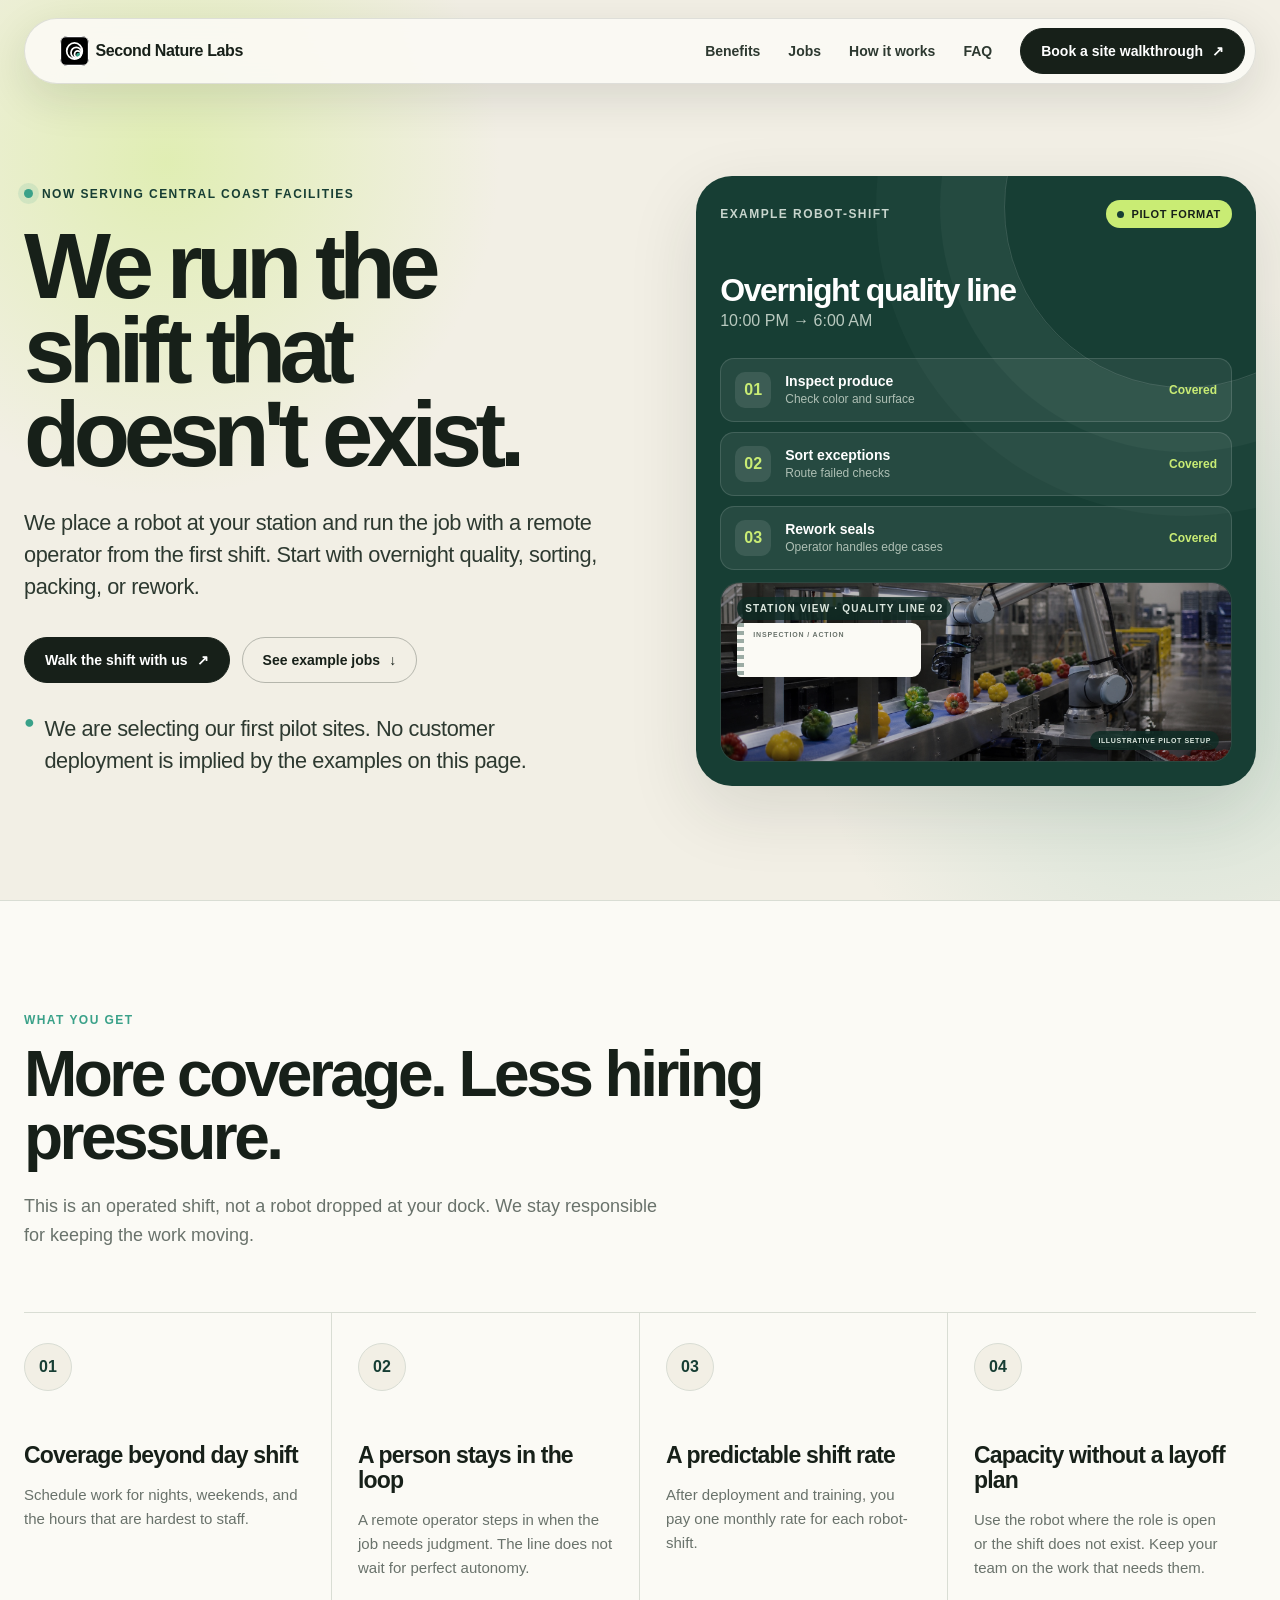
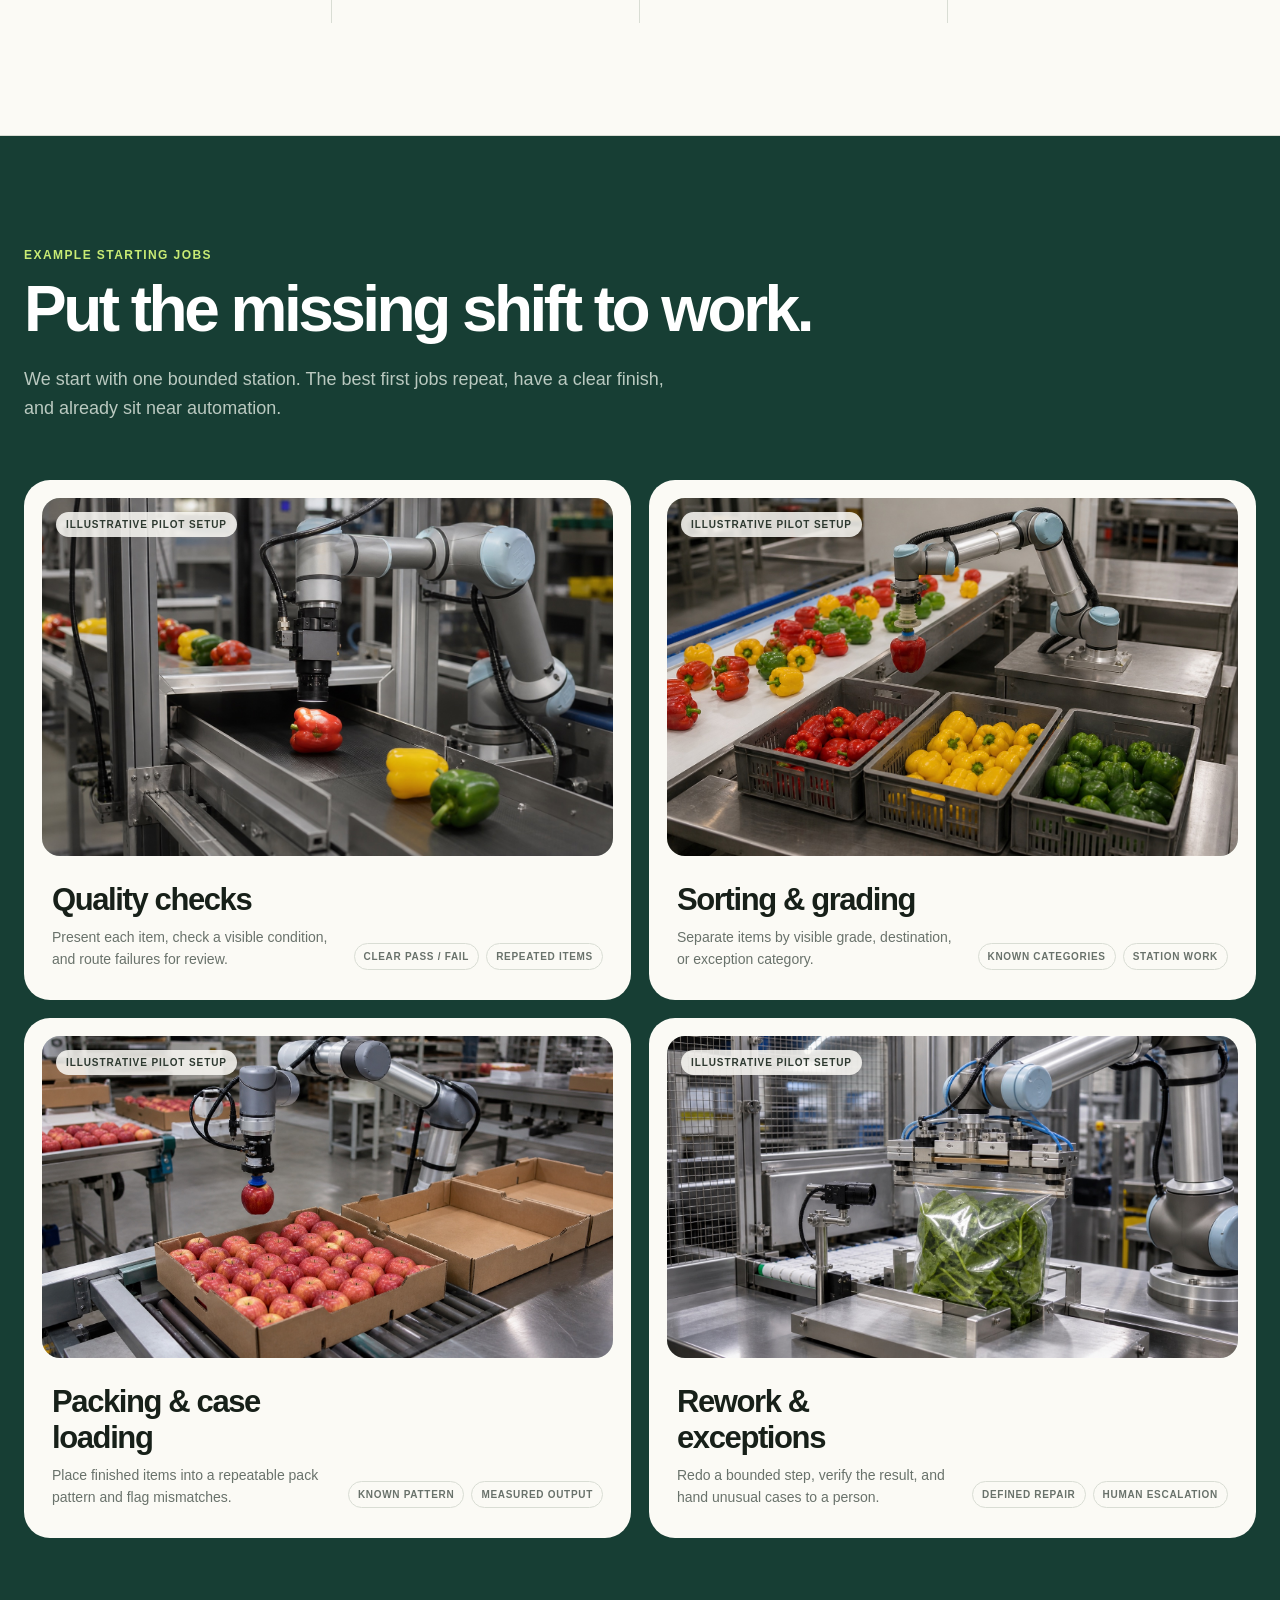
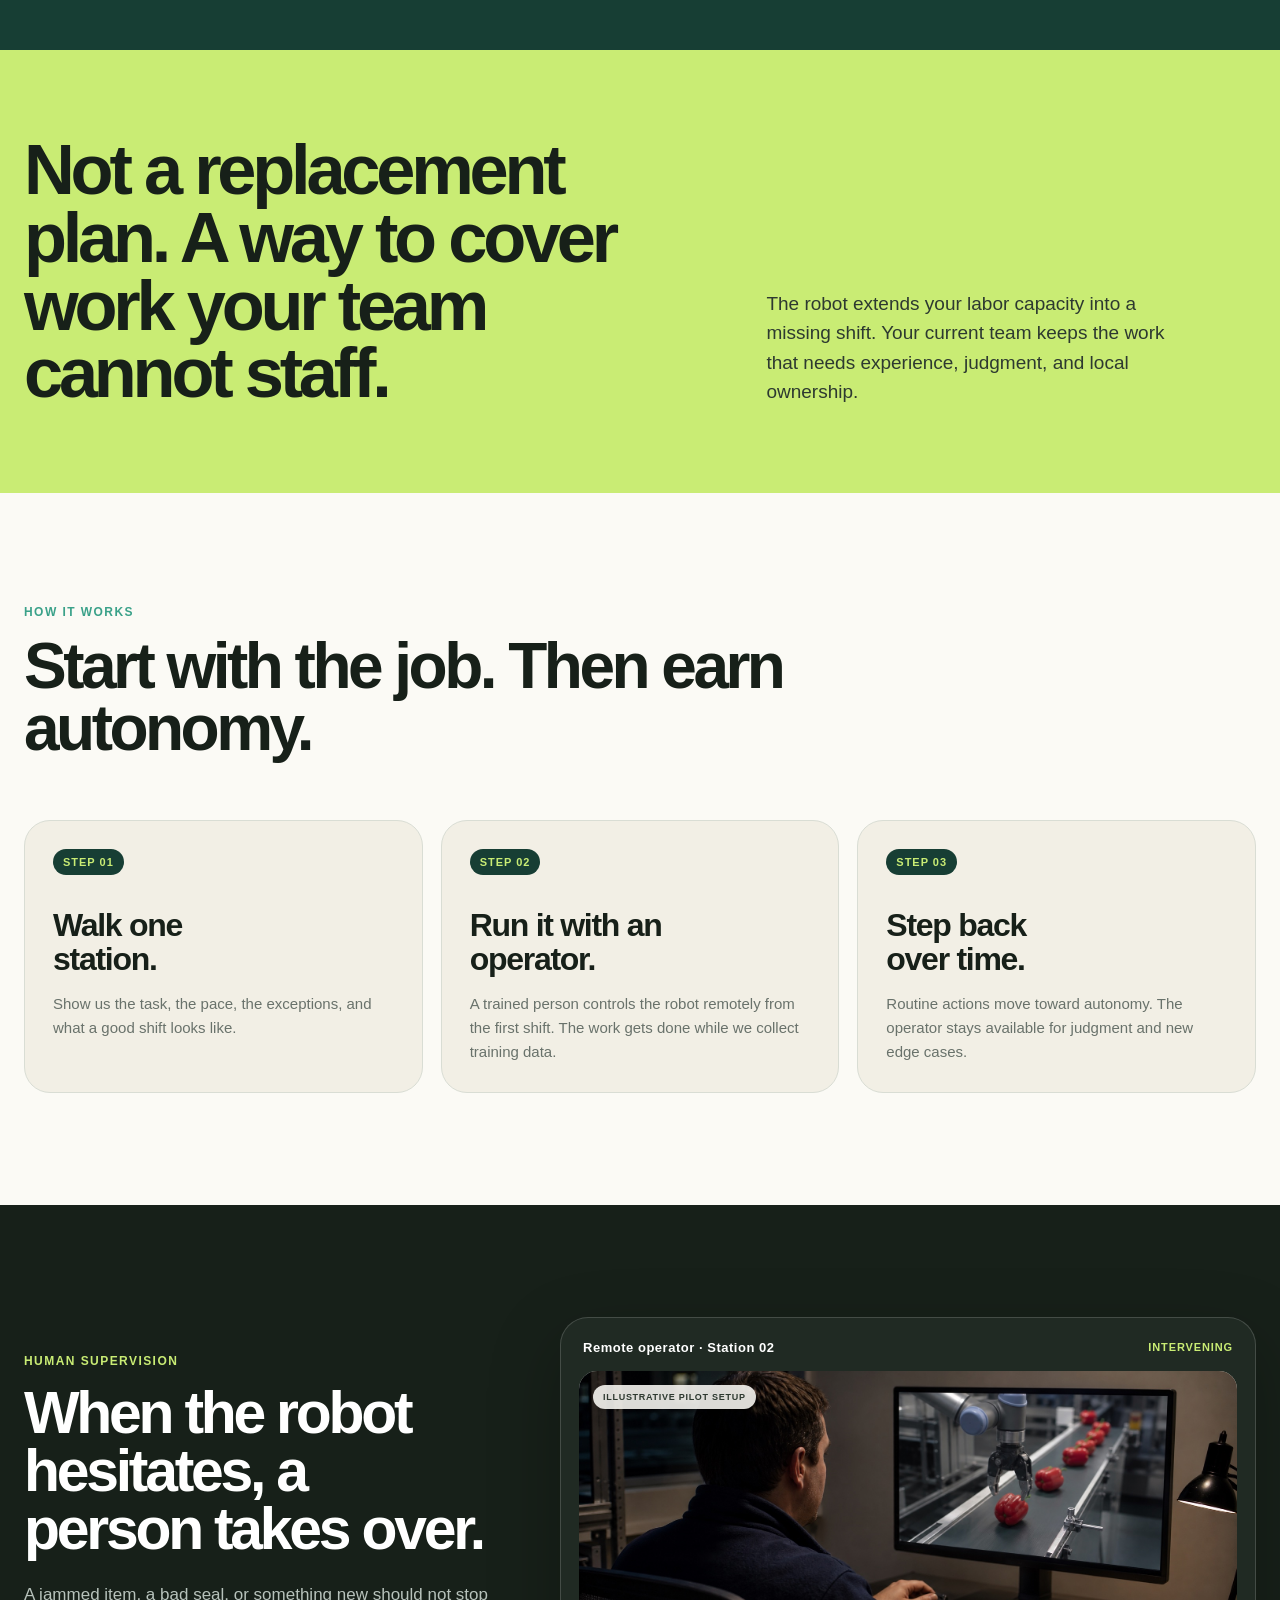
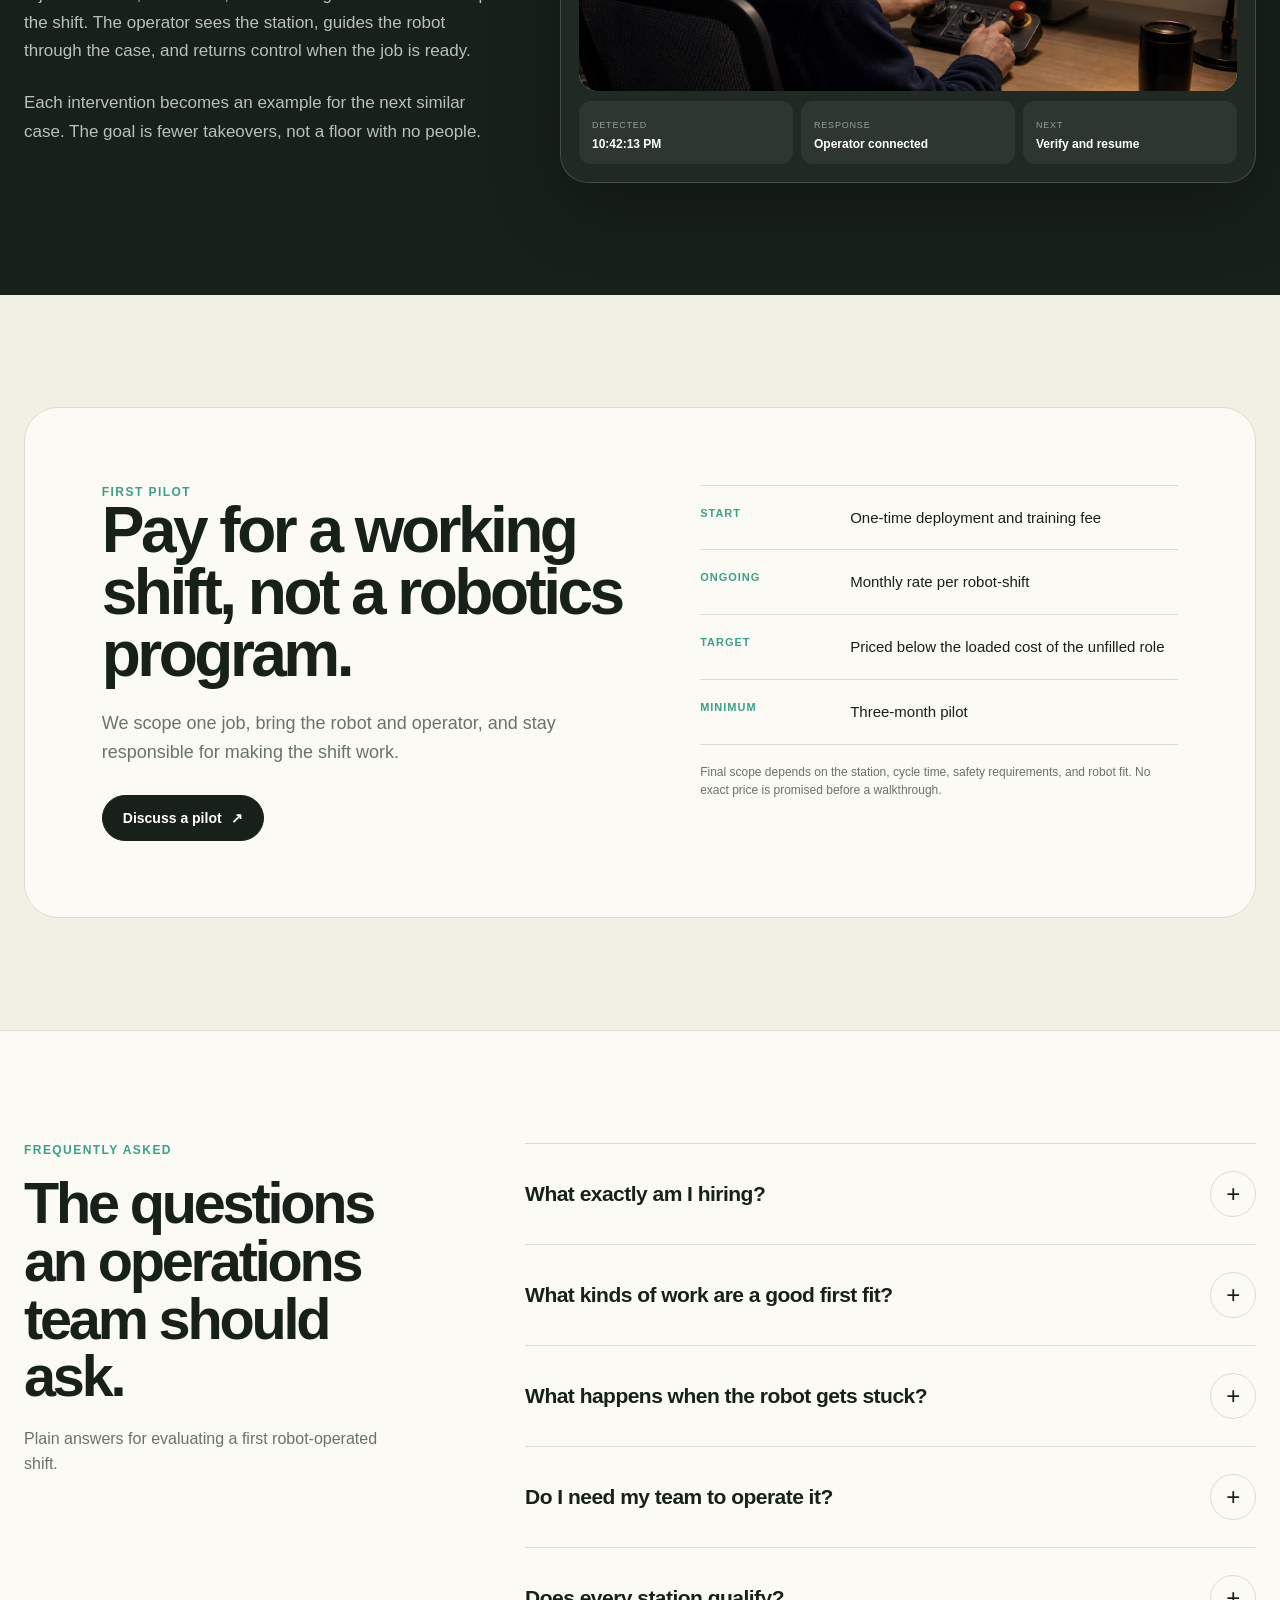
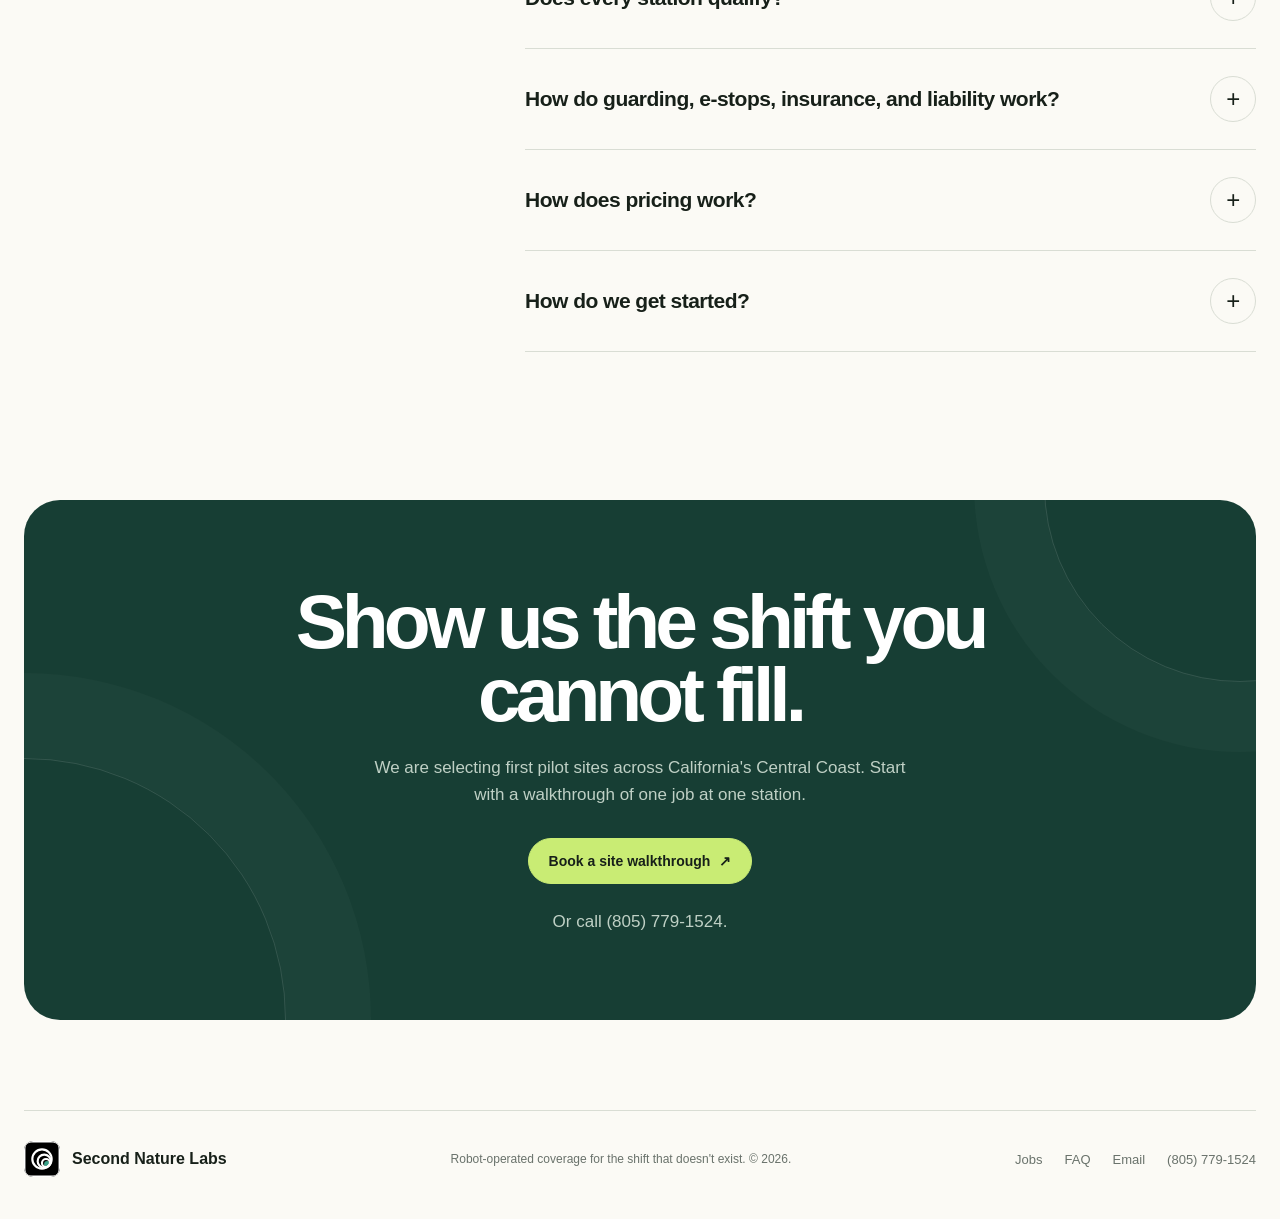
<file: index.html>
<!doctype html>
<html lang="en">
<head>
  <meta charset="utf-8">
  <meta name="viewport" content="width=device-width, initial-scale=1">
  <title>Second Nature Labs — Robot-operated shifts for hard-to-staff jobs</title>
  <meta name="description" content="Second Nature Labs provides robot-operated shift coverage for hard-to-staff quality, sorting, packing, and rework jobs, with a remote person in the loop.">
  <meta name="robots" content="index, follow, max-snippet:-1, max-image-preview:large, max-video-preview:-1">
  <link rel="canonical" href="https://snlabs.dev/">
  <meta property="og:type" content="website">
  <meta property="og:url" content="https://snlabs.dev/">
  <meta property="og:site_name" content="Second Nature Labs">
  <meta property="og:title" content="Second Nature Labs — Robot-operated shifts for hard-to-staff jobs">
  <meta property="og:description" content="Robot-operated shift coverage for hard-to-staff quality, sorting, packing, and rework jobs, with a remote person in the loop.">
  <meta property="og:image" content="https://snlabs.dev/og-image.png">
  <meta property="og:image:width" content="1200">
  <meta property="og:image:height" content="630">
  <meta property="og:image:alt" content="Second Nature Labs — We run the shift that doesn't exist.">
  <meta name="twitter:card" content="summary_large_image">
  <meta name="twitter:title" content="Second Nature Labs — Robot-operated shifts for hard-to-staff jobs">
  <meta name="twitter:description" content="Robot-operated shift coverage for hard-to-staff quality, sorting, packing, and rework jobs, with a remote person in the loop.">
  <meta name="twitter:image" content="https://snlabs.dev/og-image.png">
  <link rel="icon" type="image/svg+xml" href="logo-300.svg">
  <script type="application/ld+json">
  {
    "@context": "https://schema.org",
    "@graph": [
      {
        "@type": "Organization",
        "@id": "https://snlabs.dev/#organization",
        "name": "Second Nature Labs",
        "url": "https://snlabs.dev/",
        "logo": "https://snlabs.dev/logo-300.svg",
        "description": "Second Nature Labs provides robot-operated shift coverage for hard-to-staff quality, sorting, packing, and rework jobs, with a remote person in the loop.",
        "email": "founders@snlabs.dev",
        "telephone": "+1-805-779-1524"
      },
      {
        "@type": "WebSite",
        "@id": "https://snlabs.dev/#website",
        "url": "https://snlabs.dev/",
        "name": "Second Nature Labs",
        "description": "Robot-operated shifts for hard-to-staff facility jobs.",
        "publisher": { "@id": "https://snlabs.dev/#organization" },
        "inLanguage": "en-US"
      }
    ]
  }
  </script>
  <style>
    :root {
      --ink: #172019;
      --ink-2: #2d3930;
      --muted: #69726b;
      --line: #d9ddd4;
      --cream: #f2efe5;
      --paper: #fbfaf5;
      --green: #173e34;
      --teal: #3aa189;
      --lime: #c9ec74;
      --orange: #ff8d65;
      --blue: #7da7f2;
      --yellow: #f2c75c;
      --radius: 26px;
      --shadow: 0 24px 70px rgba(31, 45, 35, 0.12);
      --max: 1240px;
    }

    * { box-sizing: border-box; }
    html { scroll-behavior: smooth; }
    body {
      margin: 0;
      background: var(--cream);
      color: var(--ink);
      font-family: Inter, ui-sans-serif, -apple-system, BlinkMacSystemFont, "Segoe UI", sans-serif;
      -webkit-font-smoothing: antialiased;
    }
    body.menu-open { overflow: hidden; }
    a { color: inherit; text-decoration: none; }
    button, summary { font: inherit; }
    img { display: block; max-width: 100%; }
    .wrap { width: min(var(--max), calc(100% - 48px)); margin: 0 auto; }
    .skip-link {
      position: fixed;
      z-index: 100;
      left: 18px;
      top: 12px;
      transform: translateY(-150%);
      background: var(--ink);
      color: white;
      padding: 10px 14px;
      border-radius: 999px;
    }
    .skip-link:focus { transform: translateY(0); }

    .site-header {
      position: fixed;
      z-index: 40;
      top: 18px;
      left: 0;
      right: 0;
      pointer-events: none;
    }
    .nav {
      pointer-events: auto;
      min-height: 64px;
      display: flex;
      align-items: center;
      gap: 28px;
      padding: 9px 10px 9px 12px;
      background: rgba(251, 250, 245, 0.92);
      border: 1px solid rgba(23, 32, 25, 0.12);
      border-radius: 999px;
      box-shadow: 0 14px 45px rgba(23, 32, 25, 0.12);
      backdrop-filter: blur(18px);
    }
    .brand {
      display: inline-flex;
      align-items: center;
      gap: 11px;
      margin-left: 18px;
      min-width: max-content;
      font-weight: 760;
      letter-spacing: -0.025em;
    }
    .brand img { width: 29.4px; height: 29.4px; border-radius: 7.7px; transform: translateX(5px); }
    .nav-links { display: flex; align-items: center; gap: 28px; margin-left: auto; }
    .nav-links a {
      color: var(--ink-2);
      font-size: 14px;
      font-weight: 620;
    }
    .nav-links a:hover { color: var(--teal); }
    .nav-links .mobile-menu-cta { display: none; }
    .nav-cta,
    .button {
      display: inline-flex;
      align-items: center;
      justify-content: center;
      gap: 9px;
      min-height: 46px;
      padding: 0 20px;
      border: 1px solid var(--ink);
      border-radius: 999px;
      background: var(--ink);
      color: white;
      font-size: 14px;
      font-weight: 740;
      transition: transform 180ms ease, background 180ms ease, color 180ms ease;
    }
    .nav-cta:hover,
    .button:hover { transform: translateY(-2px); background: var(--green); }
    .button.light { background: var(--lime); color: var(--ink); border-color: var(--lime); }
    .button.light:hover { background: #d6f48e; }
    .button.outline { background: transparent; color: var(--ink); border-color: rgba(23, 32, 25, 0.28); }
    .button.outline:hover { border-color: var(--ink); background: rgba(255,255,255,0.45); }
    .menu-toggle {
      display: none;
      width: 44px;
      height: 44px;
      margin-left: auto;
      border: 0;
      border-radius: 50%;
      background: var(--ink);
      color: white;
      cursor: pointer;
    }

    .hero {
      min-height: 100svh;
      padding: 116px 0 54px;
      display: grid;
      align-items: center;
      background:
        radial-gradient(circle at 13% 18%, rgba(201, 236, 116, 0.44), transparent 25%),
        radial-gradient(circle at 92% 74%, rgba(58, 161, 137, 0.2), transparent 28%),
        var(--cream);
      overflow: hidden;
    }
    .hero-grid {
      display: grid;
      grid-template-columns: minmax(0, 1.02fr) minmax(430px, 0.98fr);
      gap: clamp(44px, 7vw, 96px);
      align-items: center;
    }
    .eyebrow {
      display: inline-flex;
      align-items: center;
      gap: 9px;
      margin-bottom: 24px;
      font-size: 12px;
      font-weight: 780;
      letter-spacing: 0.12em;
      text-transform: uppercase;
      color: var(--green);
    }
    .eyebrow::before {
      content: "";
      width: 9px;
      height: 9px;
      border-radius: 50%;
      background: var(--teal);
      box-shadow: 0 0 0 6px rgba(58, 161, 137, 0.13);
    }
    .hero h1 {
      margin: 0;
      max-width: 11ch;
      font-size: clamp(58px, 7.2vw, 108px);
      line-height: 0.91;
      letter-spacing: -0.07em;
      font-weight: 720;
    }
    .hero-copy > p {
      max-width: 620px;
      margin: 30px 0 0;
      color: var(--ink-2);
      font-size: clamp(18px, 1.7vw, 23px);
      line-height: 1.48;
      letter-spacing: -0.02em;
    }
    .hero-actions { display: flex; flex-wrap: wrap; gap: 12px; margin-top: 34px; }
    .pilot-note {
      display: flex;
      align-items: flex-start;
      gap: 10px;
      max-width: 520px;
      margin-top: 26px;
      color: var(--muted);
      font-size: 13px;
      line-height: 1.55;
    }
    .pilot-note span:first-child { color: var(--teal); font-size: 18px; line-height: 1; }

    .shift-card {
      position: relative;
      min-height: 610px;
      padding: 24px;
      border-radius: 36px;
      background: var(--green);
      color: white;
      box-shadow: var(--shadow);
      overflow: hidden;
    }
    .shift-card::before {
      content: "";
      position: absolute;
      width: 360px;
      height: 360px;
      right: -110px;
      top: -150px;
      border: 1px solid rgba(255,255,255,0.14);
      border-radius: 50%;
      box-shadow: 0 0 0 64px rgba(255,255,255,0.035), 0 0 0 128px rgba(255,255,255,0.025);
    }
    .shift-head { position: relative; display: flex; justify-content: space-between; gap: 18px; align-items: center; }
    .shift-label { font-size: 12px; font-weight: 780; letter-spacing: 0.12em; text-transform: uppercase; color: #c8d5cd; }
    .status-pill {
      display: inline-flex;
      align-items: center;
      gap: 7px;
      padding: 8px 11px;
      border-radius: 999px;
      color: var(--ink);
      background: var(--lime);
      font-size: 11px;
      font-weight: 800;
      letter-spacing: 0.06em;
      text-transform: uppercase;
    }
    .status-pill::before { content: ""; width: 7px; height: 7px; border-radius: 50%; background: var(--green); }
    .shift-title { position: relative; margin: 46px 0 4px; font-size: 32px; line-height: 1.05; letter-spacing: -0.045em; }
    .shift-time { position: relative; color: #b9c9bf; font-size: 16px; }
    .shift-tasks { position: relative; display: grid; gap: 10px; margin-top: 28px; }
    .shift-task {
      display: grid;
      grid-template-columns: 38px 1fr auto;
      align-items: center;
      gap: 12px;
      padding: 13px 14px;
      border: 1px solid rgba(255,255,255,0.13);
      border-radius: 14px;
      background: rgba(255,255,255,0.065);
    }
    .shift-task .num {
      display: grid;
      place-items: center;
      width: 36px;
      height: 36px;
      border-radius: 10px;
      background: rgba(255,255,255,0.1);
      color: var(--lime);
      font-weight: 760;
    }
    .shift-task strong { display: block; font-size: 14px; }
    .shift-task small { color: #aebfb4; font-size: 12px; }
    .shift-task .covered { color: var(--lime); font-size: 12px; font-weight: 720; }

    .workcell {
      position: absolute;
      left: 24px;
      right: 24px;
      bottom: 24px;
      height: 180px;
      border-radius: 20px;
      background: #0f2d25;
      border: 1px solid rgba(255,255,255,0.12);
      overflow: hidden;
    }
    .workcell-photo,
    .job-photo,
    .operator-photo {
      display: block;
      width: 100%;
      height: 100%;
      object-fit: cover;
    }
    .workcell-photo { position: absolute; inset: 0; filter: saturate(0.88) brightness(0.74); }
    .workcell::after {
      content: "Illustrative pilot setup";
      position: absolute;
      z-index: 6;
      right: 12px;
      bottom: 11px;
      padding: 6px 8px;
      border-radius: 999px;
      background: rgba(15,45,37,0.84);
      color: #dce7df;
      font-size: 7px;
      font-weight: 800;
      letter-spacing: 0.09em;
      text-transform: uppercase;
    }
    .workcell .station-label {
      position: absolute;
      z-index: 6;
      left: 16px;
      top: 14px;
      padding: 6px 8px;
      border-radius: 999px;
      background: rgba(15,45,37,0.82);
      color: #dce7df;
      font-size: 10px;
      font-weight: 750;
      letter-spacing: 0.12em;
      text-transform: uppercase;
    }
    .inspection-feed {
      position: absolute;
      z-index: 7;
      left: 16px;
      top: 40px;
      width: 184px;
      height: 54px;
      padding: 8px 10px 7px 16px;
      border-radius: 4px 9px 9px 4px;
      background: var(--paper);
      color: var(--ink);
      box-shadow: 0 7px 22px rgba(0,0,0,0.2);
      overflow: hidden;
    }
    .inspection-feed::before {
      content: "";
      position: absolute;
      inset: 0 auto 0 0;
      width: 7px;
      background: repeating-linear-gradient(180deg, var(--green) 0 4px, transparent 4px 8px);
      opacity: 0.42;
    }
    .feed-title {
      display: block;
      color: var(--muted);
      font-size: 7px;
      font-weight: 850;
      letter-spacing: 0.12em;
      text-transform: uppercase;
    }
    .inspection-entry {
      position: absolute;
      left: 16px;
      right: 8px;
      bottom: 8px;
      display: grid;
      grid-template-columns: 26px 1fr auto;
      align-items: center;
      gap: 5px;
      opacity: 0;
      transform: translateY(8px);
      font-size: 8px;
      white-space: nowrap;
    }
    .shift-card:not(.is-visible) .inspection-entry:nth-child(2) { opacity: 1; transform: none; }
    .inspection-entry b { font-size: 9px; }
    .inspection-entry span { color: var(--muted); }
    .inspection-entry strong { color: var(--teal); font-size: 8px; letter-spacing: 0.04em; }
    .belt { position: absolute; left: 28px; right: 28px; bottom: 36px; height: 32px; border-radius: 8px; background: #41554a; }
    .belt::after { content: ""; position: absolute; inset: 8px; background: repeating-linear-gradient(90deg, #78877f 0 18px, transparent 18px 30px); opacity: 0.65; }
    .case { position: absolute; bottom: 66px; width: 54px; height: 48px; border-radius: 7px; background: var(--paper); box-shadow: inset 0 -10px rgba(23,32,25,0.1); }
    .case.one { left: 80px; --item-delay: 0s; }
    .case.two { left: 165px; --item-delay: -2.4s; background: var(--yellow); }
    .case.three { left: 255px; --item-delay: -4.8s; background: var(--orange); }
    .scan-line { position: absolute; left: 185px; bottom: 59px; width: 2px; height: 98px; background: var(--lime); box-shadow: 0 0 18px var(--lime); }
    .arm-visual {
      position: absolute;
      z-index: 6;
      width: 132px;
      height: 140px;
      transform-origin: 108px 119px;
      filter: drop-shadow(0 5px 5px rgba(23,32,25,0.12));
    }
    .arm-visual i { position: absolute; display: block; }
    .arm-base {
      right: 0;
      bottom: 2px;
      width: 58px;
      height: 21px;
      border: 3px solid var(--ink);
      border-radius: 7px 7px 15px 15px;
      background: #aebbb4;
      box-shadow: inset 0 5px rgba(255,255,255,0.42);
    }
    .arm-base::after {
      content: "";
      position: absolute;
      left: 11px;
      right: 11px;
      bottom: -8px;
      height: 8px;
      border-radius: 0 0 5px 5px;
      background: var(--ink);
    }
    .arm-shoulder {
      right: 20px;
      bottom: 17px;
      width: 31px;
      height: 31px;
      border: 4px solid var(--ink);
      border-radius: 50%;
      background: var(--teal);
      box-shadow: inset 0 0 0 4px #cfe1d9;
    }
    .arm-link {
      height: 19px;
      border: 3px solid var(--ink);
      border-radius: 999px;
      background: linear-gradient(180deg, #f4f6f3 0 45%, #c9d2cd 46% 100%);
      box-shadow: inset 8px 0 rgba(58,161,137,0.16);
      transform-origin: right center;
    }
    .arm-lower { right: 38px; bottom: 37px; width: 76px; transform: rotate(54deg); }
    .arm-elbow {
      left: 43px;
      top: 31px;
      width: 29px;
      height: 29px;
      border: 4px solid var(--ink);
      border-radius: 50%;
      background: var(--paper);
      box-shadow: inset 0 0 0 5px var(--teal);
    }
    .arm-upper { left: 2px; top: 38px; width: 61px; transform: rotate(-30deg); }
    .arm-wrist {
      left: 0;
      top: 65px;
      width: 22px;
      height: 22px;
      border: 3px solid var(--ink);
      border-radius: 50%;
      background: #dfe5e1;
    }
    .arm-tool { left: -12px; top: 79px; }
    .tool-vision .arm-tool {
      width: 34px;
      height: 22px;
      border: 3px solid var(--ink);
      border-radius: 6px;
      background: #f4f6f3;
    }
    .tool-vision .arm-tool::before {
      content: "";
      position: absolute;
      left: 8px;
      top: 4px;
      width: 9px;
      height: 9px;
      border: 3px solid var(--ink);
      border-radius: 50%;
      background: var(--teal);
    }
    .tool-vision .arm-tool::after {
      content: "";
      position: absolute;
      right: -5px;
      bottom: -8px;
      width: 19px;
      height: 7px;
      border-radius: 0 0 5px 5px;
      background: var(--lime);
    }
    .tool-vacuum .arm-tool {
      width: 27px;
      height: 18px;
      border: 3px solid var(--ink);
      border-radius: 7px;
      background: #dfe5e1;
    }
    .tool-vacuum .arm-tool::before {
      content: "";
      position: absolute;
      left: 9px;
      top: 14px;
      width: 5px;
      height: 15px;
      background: var(--ink);
    }
    .tool-vacuum .arm-tool::after {
      content: "";
      position: absolute;
      left: 1px;
      top: 26px;
      width: 21px;
      height: 9px;
      border: 3px solid var(--ink);
      border-radius: 50% 50% 7px 7px;
      background: var(--teal);
    }
    .tool-gripper .arm-tool { width: 23px; height: 17px; border: 3px solid var(--ink); border-radius: 6px; background: #dfe5e1; }
    .tool-gripper .arm-tool::before,
    .tool-gripper .arm-tool::after { content: ""; position: absolute; top: 13px; width: 5px; height: 20px; border-radius: 3px; background: var(--ink); }
    .tool-gripper .arm-tool::before { left: 1px; transform: rotate(14deg); }
    .tool-gripper .arm-tool::after { right: 1px; transform: rotate(-14deg); }
    .tool-seal .arm-tool { width: 29px; height: 13px; border: 3px solid var(--ink); border-radius: 7px; background: #dfe5e1; transform: rotate(-8deg); }
    .tool-seal .arm-tool::after { content: ""; position: absolute; left: 5px; top: 10px; width: 17px; height: 11px; border: 3px solid var(--ink); border-radius: 50%; background: var(--orange); }
    .robot-arm { right: 17px; top: 24px; transform: scale(0.66); transform-origin: bottom right; }

    section { padding: 112px 0; }
    .section-kicker { color: var(--teal); font-size: 12px; font-weight: 800; letter-spacing: 0.12em; text-transform: uppercase; }
    .section-title { margin: 16px 0 0; max-width: 850px; font-size: clamp(42px, 5vw, 76px); line-height: 0.98; letter-spacing: -0.055em; font-weight: 690; }
    .section-intro { margin: 24px 0 0; max-width: 650px; color: var(--muted); font-size: 18px; line-height: 1.6; }

    .benefits { background: var(--paper); border-top: 1px solid var(--line); border-bottom: 1px solid var(--line); }
    .benefit-grid { display: grid; grid-template-columns: repeat(4, 1fr); margin-top: 62px; border-top: 1px solid var(--line); }
    .benefit {
      min-height: 310px;
      padding: 30px 26px 28px 0;
      border-right: 1px solid var(--line);
    }
    .benefit + .benefit { padding-left: 26px; }
    .benefit:last-child { border-right: 0; }
    .benefit-mark {
      display: grid;
      place-items: center;
      width: 48px;
      height: 48px;
      border-radius: 50%;
      margin-bottom: 52px;
      background: var(--cream);
      border: 1px solid var(--line);
      color: var(--green);
      font-size: 16px;
      font-weight: 800;
    }
    .benefit h3 { margin: 0; font-size: 23px; line-height: 1.08; letter-spacing: -0.035em; }
    .benefit p { margin: 15px 0 0; color: var(--muted); font-size: 15px; line-height: 1.62; }

    .jobs { background: var(--green); color: white; }
    .jobs .section-kicker { color: var(--lime); }
    .jobs .section-intro { color: #bac9c0; }
    .job-grid { display: grid; grid-template-columns: repeat(2, 1fr); gap: 18px; margin-top: 58px; }
    .job-card {
      min-height: 520px;
      display: grid;
      grid-template-rows: 1fr auto;
      padding: 18px;
      border-radius: var(--radius);
      background: var(--paper);
      color: var(--ink);
      overflow: hidden;
    }
    .job-scene {
      position: relative;
      min-height: 310px;
      border-radius: 18px;
      background: var(--scene-bg, #dce8df);
      overflow: hidden;
    }
    .job-scene::after {
      content: "Illustrative pilot setup";
      position: absolute;
      top: 14px;
      left: 14px;
      padding: 7px 10px;
      border-radius: 999px;
      background: rgba(251,250,245,0.86);
      color: var(--ink-2);
      font-size: 10px;
      font-weight: 760;
      letter-spacing: 0.09em;
      text-transform: uppercase;
    }
    .job-photo { position: absolute; inset: 0; }
    .scene-events {
      position: absolute;
      z-index: 8;
      top: 14px;
      right: 14px;
      width: 170px;
      height: 30px;
      border: 1px solid rgba(23,32,25,0.15);
      border-radius: 9px;
      background: rgba(251,250,245,0.9);
      color: var(--ink);
      box-shadow: 0 6px 18px rgba(23,32,25,0.08);
      overflow: hidden;
    }
    .scene-events::before {
      content: "LIVE";
      position: absolute;
      z-index: 2;
      left: 8px;
      top: 8px;
      color: var(--teal);
      font-size: 7px;
      font-weight: 900;
      letter-spacing: 0.1em;
    }
    .scene-event {
      position: absolute;
      inset: 0 7px 0 40px;
      display: flex;
      align-items: center;
      justify-content: flex-end;
      opacity: 0;
      transform: translateY(8px);
      font-size: 8px;
      font-weight: 800;
      letter-spacing: 0.035em;
      text-transform: uppercase;
      white-space: nowrap;
    }
    .job-scene:not(.is-visible) .scene-event:first-child { opacity: 1; transform: none; }
    .job-copy { padding: 26px 10px 12px; display: grid; grid-template-columns: 1fr auto; gap: 20px; align-items: end; }
    .job-copy h3 { margin: 0; font-size: 31px; letter-spacing: -0.045em; }
    .job-copy p { max-width: 430px; margin: 9px 0 0; color: var(--muted); font-size: 14px; line-height: 1.55; }
    .job-tags { display: flex; gap: 7px; flex-wrap: wrap; justify-content: flex-end; }
    .job-tags span { padding: 7px 9px; border: 1px solid var(--line); border-radius: 999px; color: var(--muted); font-size: 10px; font-weight: 720; text-transform: uppercase; letter-spacing: 0.07em; }

    .station-floor { position: absolute; left: 0; right: 0; bottom: 0; height: 42%; background: rgba(255,255,255,0.5); transform: skewY(-3deg); transform-origin: left bottom; }
    .scene-belt { position: absolute; left: 9%; right: 9%; bottom: 26%; height: 42px; border-radius: 8px; background: #50625a; box-shadow: 0 17px 0 #2d3930; }
    .scene-belt::after { content: ""; position: absolute; inset: 11px; background: repeating-linear-gradient(90deg, rgba(255,255,255,0.65) 0 18px, transparent 18px 34px); }
    .scene-item { position: absolute; z-index: 2; bottom: 38%; width: 54px; height: 54px; border-radius: 12px; background: var(--item, var(--orange)); box-shadow: inset 0 -8px rgba(23,32,25,0.1); }
    .scene-item.i1 { left: 19%; }
    .scene-item.i2 { left: 43%; --item: var(--yellow); }
    .scene-item.i3 { left: 67%; --item: var(--teal); }
    .vision-frame { position: absolute; z-index: 3; left: 39%; bottom: 34%; width: 72px; height: 76px; border: 3px solid var(--ink); border-radius: 15px; }
    .vision-frame::before, .vision-frame::after { content: ""; position: absolute; width: 14px; height: 3px; background: var(--lime); top: 50%; }
    .vision-frame::before { left: -8px; }
    .vision-frame::after { right: -8px; }
    .mini-arm { right: 7%; top: 18%; }

    .bins { position: absolute; left: 8%; right: 8%; bottom: 13%; display: grid; grid-template-columns: repeat(3, 1fr); gap: 18px; }
    .bin { height: 112px; border: 4px solid var(--ink); border-top-width: 12px; border-radius: 8px 8px 18px 18px; background: rgba(255,255,255,0.28); }
    .bin:nth-child(1) { border-color: #ef6e4f; }
    .bin:nth-child(2) { border-color: #c79925; }
    .bin:nth-child(3) { border-color: #238e78; }
    .sort-items { position: absolute; inset: 0; }
    .sort-items span { position: absolute; left: 44%; top: 22%; width: 48px; height: 48px; border-radius: 50% 46% 52% 44%; background: var(--orange); box-shadow: inset 0 -7px rgba(23,32,25,0.1); }
    .sort-items .grade-b { left: 48%; top: 25%; background: var(--yellow); }
    .sort-items .grade-c { left: 52%; top: 21%; background: var(--teal); }

    .box-stack { position: absolute; left: 12%; bottom: 16%; width: 46%; height: 56%; }
    .box-stack span { position: absolute; width: 126px; height: 92px; border: 4px solid var(--ink); border-radius: 8px; background: #d9b77e; }
    .box-stack span:nth-child(1) { left: 0; bottom: 0; }
    .box-stack span:nth-child(2) { left: 105px; bottom: 18px; background: #e8c995; }
    .box-stack span:nth-child(3) { left: 48px; bottom: 92px; width: 112px; height: 76px; background: #caa56d; }
    .packing-list { position: absolute; right: 10%; top: 20%; width: 150px; padding: 18px; border: 3px solid var(--ink); border-radius: 12px; background: var(--paper); transform: rotate(3deg); }
    .packing-list strong { display: block; margin-bottom: 12px; }
    .packing-list i { display: block; height: 7px; margin: 8px 0; border-radius: 5px; background: var(--line); }
    .packing-list i:nth-child(2) { width: 90%; background: var(--teal); }
    .packing-list i:nth-child(4) { width: 72%; background: var(--orange); }
    .pack-item { position: absolute; z-index: 5; right: 21%; bottom: 22%; width: 58px; height: 42px; border: 3px solid var(--ink); border-radius: 8px; background: var(--yellow); box-shadow: inset 0 -7px rgba(23,32,25,0.1); }

    .rework-table { position: absolute; left: 8%; right: 8%; bottom: 19%; height: 22px; background: var(--ink); border-radius: 8px; box-shadow: 22px 22px 0 -8px var(--ink), -22px 22px 0 -8px var(--ink); }
    .rework-item { position: absolute; left: 30%; bottom: 27%; width: 160px; height: 94px; border-radius: 16px; background: var(--orange); border: 4px solid var(--ink); }
    .rework-item::before { content: ""; position: absolute; left: 21px; right: 21px; top: 38px; height: 7px; background: var(--ink); transform: rotate(-5deg); }
    .rework-item::after { content: "RECHECK"; position: absolute; right: -72px; top: -38px; padding: 9px 12px; border-radius: 8px; background: var(--lime); border: 3px solid var(--ink); font-size: 11px; font-weight: 850; letter-spacing: 0.08em; }

    .labor-extension { background: var(--lime); padding: 86px 0; }
    .labor-grid { display: grid; grid-template-columns: 1.15fr 0.85fr; gap: 80px; align-items: end; }
    .labor-extension h2 { margin: 0; max-width: 780px; font-size: clamp(44px, 5.5vw, 82px); line-height: 0.96; letter-spacing: -0.06em; font-weight: 700; }
    .labor-extension p { margin: 0; max-width: 430px; font-size: 19px; line-height: 1.55; color: var(--ink-2); }

    .how { background: var(--paper); }
    .step-grid { display: grid; grid-template-columns: repeat(3, 1fr); gap: 18px; margin-top: 60px; }
    .step { display: flex; flex-direction: column; padding: 28px; border: 1px solid var(--line); border-radius: var(--radius); background: var(--cream); }
    .step-num { width: max-content; padding: 7px 10px; border-radius: 999px; background: var(--green); color: var(--lime); font-size: 11px; font-weight: 800; letter-spacing: 0.09em; }
    .step h3 { margin: 34px 0 0; max-width: 11ch; font-size: 32px; line-height: 1.06; letter-spacing: -0.04em; }
    .step p { margin: 15px 0 0; color: var(--muted); font-size: 15px; line-height: 1.6; }

    .intervention { background: var(--ink); color: white; }
    .intervention-grid { display: grid; grid-template-columns: 0.8fr 1.2fr; gap: 72px; align-items: center; }
    .intervention .section-kicker { color: var(--lime); }
    .intervention .section-title { font-size: clamp(42px, 4.6vw, 68px); }
    .intervention p { max-width: 560px; margin: 24px 0 0; color: #b7c2bb; font-size: 17px; line-height: 1.65; }
    .operator-panel { border: 1px solid rgba(255,255,255,0.16); border-radius: 28px; background: #202a23; padding: 18px; box-shadow: 0 25px 70px rgba(0,0,0,0.26); }
    .operator-top { display: flex; align-items: center; justify-content: space-between; padding: 4px 4px 16px; }
    .operator-top strong { font-size: 13px; letter-spacing: 0.04em; }
    .operator-state { color: var(--lime); font-size: 11px; font-weight: 780; letter-spacing: 0.08em; text-transform: uppercase; }
    .camera-view { position: relative; min-height: 320px; border-radius: 18px; background: #d7ded7; overflow: hidden; }
    .operator-photo { position: absolute; inset: 0; }
    .camera-view::after {
      content: "Illustrative pilot setup";
      position: absolute;
      z-index: 2;
      left: 14px;
      top: 14px;
      padding: 7px 10px;
      border-radius: 999px;
      background: rgba(251,250,245,0.88);
      color: var(--ink-2);
      font-size: 9px;
      font-weight: 800;
      letter-spacing: 0.08em;
      text-transform: uppercase;
    }
    .camera-view .scene-belt { bottom: 22%; }
    .camera-view .scene-item { bottom: 34%; }
    .camera-view .mini-arm { top: 10%; right: 7%; }
    .camera-overlay { position: absolute; z-index: 8; left: 18px; right: 18px; bottom: 18px; display: flex; justify-content: space-between; gap: 10px; }
    .camera-alert, .camera-control { padding: 12px 14px; border-radius: 12px; backdrop-filter: blur(10px); font-size: 12px; font-weight: 700; }
    .camera-alert { background: rgba(23,32,25,0.9); color: white; }
    .camera-control { background: rgba(201,236,116,0.94); color: var(--ink); }
    .operator-log { display: grid; grid-template-columns: repeat(3, 1fr); gap: 8px; margin-top: 10px; }
    .log-item { padding: 13px; border-radius: 12px; background: rgba(255,255,255,0.06); }
    .log-item small { color: #8fa096; font-size: 9px; letter-spacing: 0.09em; text-transform: uppercase; }
    .log-item strong { display: block; margin-top: 5px; font-size: 12px; }

    /* Motion is explanatory: item enters, the station evaluates it, then the action is recorded. */
    .is-visible .belt::after,
    .is-visible .scene-belt::after { animation: beltTravel 0.8s linear infinite; }
    .shift-card.is-visible .case {
      animation: heroCase 7.2s linear infinite;
      animation-delay: var(--item-delay);
    }
    .shift-card.is-visible .scan-line { animation: scanPulse 2.4s ease-in-out infinite; }
    .shift-card.is-visible .robot-arm { animation: heroArm 7.2s ease-in-out infinite; }
    .shift-card.is-visible .inspection-entry {
      animation: eventPrint 7.2s ease infinite;
      animation-delay: calc(var(--item-delay) + 3.15s);
      animation-fill-mode: both;
    }

    .scene-item.i1 { --item-delay: 0s; }
    .scene-item.i2 { --item-delay: -2.4s; }
    .scene-item.i3 { --item-delay: -4.8s; }
    .quality-scene.is-visible .scene-item {
      animation: qualityItem 7.2s linear infinite;
      animation-delay: var(--item-delay);
    }
    .quality-scene.is-visible .vision-frame { animation: visionRead 2.4s ease-in-out infinite; }
    .quality-scene.is-visible .mini-arm { animation: qualityArm 7.2s ease-in-out infinite; }

    .scene-event { --event-delay: 0s; }
    .scene-event:nth-child(2) { --event-delay: -2.2s; }
    .scene-event:nth-child(3) { --event-delay: -4.4s; }
    .job-scene.is-visible .scene-event {
      animation: sceneEvent 6.6s ease infinite;
      animation-delay: var(--event-delay);
    }
    .sort-scene.is-visible .grade-a { animation: sortToA 6.6s ease-in-out infinite; }
    .sort-scene.is-visible .grade-b { animation: sortToB 6.6s ease-in-out -2.2s infinite; }
    .sort-scene.is-visible .grade-c { animation: sortToC 6.6s ease-in-out -4.4s infinite; }
    .sort-scene.is-visible .mini-arm { animation: sortArm 2.2s ease-in-out infinite; }

    .pack-scene.is-visible .pack-item { animation: packMove 5.4s ease-in-out infinite; }
    .pack-scene.is-visible .mini-arm { animation: packArm 5.4s ease-in-out infinite; }
    .pack-scene.is-visible .packing-list i { animation: listCheck 5.4s ease-in-out infinite; }
    .pack-scene.is-visible .packing-list i:nth-child(2) { animation-delay: -4.05s; }
    .pack-scene.is-visible .packing-list i:nth-child(3) { animation-delay: -2.7s; }
    .pack-scene.is-visible .packing-list i:nth-child(4) { animation-delay: -1.35s; }

    .rework-scene.is-visible .mini-arm { animation: reworkArm 5.8s ease-in-out infinite; }
    .rework-scene.is-visible .rework-item { animation: reworkItem 5.8s ease-in-out infinite; }
    .rework-scene.is-visible .rework-item::before { animation: reworkSeal 5.8s ease-in-out infinite; }
    .rework-scene.is-visible .rework-item::after { animation: reworkTag 5.8s ease-in-out infinite; }

    .operator-panel.is-visible .operator-state { animation: operatorState 2s ease-in-out infinite; }
    .operator-panel.is-visible .camera-view .scene-item.i1 { animation: interventionItem 7s linear infinite; }
    .operator-panel.is-visible .camera-view .scene-item.i2 { animation: interventionItem 7s linear -3.5s infinite; }
    .operator-panel.is-visible .camera-view .mini-arm { animation: interventionArm 7s ease-in-out infinite; }
    .operator-panel.is-visible .camera-alert { animation: alertCycle 7s ease-in-out infinite; }
    .operator-panel.is-visible .camera-control { animation: controlCycle 7s ease-in-out infinite; }
    .operator-panel.is-visible .log-item { animation: logStep 7s ease-in-out infinite; }
    .operator-panel.is-visible .log-item:nth-child(2) { animation-delay: -4.65s; }
    .operator-panel.is-visible .log-item:nth-child(3) { animation-delay: -2.3s; }

    @keyframes beltTravel { to { background-position: 30px 0; } }
    @keyframes heroCase {
      0% { left: -64px; }
      100% { left: calc(100% + 10px); }
    }
    @keyframes scanPulse {
      0%, 38%, 64%, 100% { opacity: 0.45; box-shadow: 0 0 8px var(--lime); }
      48%, 54% { opacity: 1; box-shadow: 0 0 24px 5px var(--lime); }
    }
    @keyframes heroArm {
      0%, 54%, 100% { transform: scale(0.66) rotate(0deg); }
      61%, 70% { transform: scale(0.66) rotate(7deg); }
    }
    @keyframes eventPrint {
      0%, 4% { opacity: 0; transform: translateY(8px); }
      7%, 37% { opacity: 1; transform: translateY(0); }
      40%, 100% { opacity: 0; transform: translateY(-7px); }
    }
    @keyframes qualityItem {
      0% { left: -60px; }
      100% { left: calc(100% + 8px); }
    }
    @keyframes visionRead {
      0%, 38%, 65%, 100% { border-color: var(--ink); box-shadow: none; }
      46%, 56% { border-color: var(--teal); box-shadow: 0 0 0 6px rgba(58,161,137,0.18); }
    }
    @keyframes qualityArm {
      0%, 56%, 100% { transform: rotate(0deg); }
      64%, 74% { transform: rotate(6deg); }
    }
    @keyframes sceneEvent {
      0%, 4% { opacity: 0; transform: translateY(8px); }
      7%, 37% { opacity: 1; transform: translateY(0); }
      40%, 100% { opacity: 0; transform: translateY(-7px); }
    }
    @keyframes sortToA {
      0%, 5% { left: 44%; top: 22%; opacity: 0; }
      12%, 48% { opacity: 1; }
      67% { left: 15%; top: 64%; opacity: 1; }
      78%, 100% { left: 15%; top: 64%; opacity: 0; }
    }
    @keyframes sortToB {
      0%, 5% { left: 44%; top: 22%; opacity: 0; }
      12%, 48% { opacity: 1; }
      67% { left: 45%; top: 64%; opacity: 1; }
      78%, 100% { left: 45%; top: 64%; opacity: 0; }
    }
    @keyframes sortToC {
      0%, 5% { left: 44%; top: 22%; opacity: 0; }
      12%, 48% { opacity: 1; }
      67% { left: 75%; top: 64%; opacity: 1; }
      78%, 100% { left: 75%; top: 64%; opacity: 0; }
    }
    @keyframes sortArm {
      0%, 100% { transform: rotate(-6deg); }
      45%, 62% { transform: rotate(10deg); }
    }
    @keyframes packMove {
      0%, 10% { right: 21%; bottom: 22%; opacity: 0; transform: rotate(0); }
      18%, 36% { opacity: 1; }
      52% { right: 30%; bottom: 47%; transform: rotate(-4deg); }
      76% { right: 58%; bottom: 43%; opacity: 1; transform: rotate(2deg); }
      88%, 100% { right: 58%; bottom: 43%; opacity: 0; }
    }
    @keyframes packArm {
      0%, 18%, 100% { transform: rotate(0deg); }
      40%, 56% { transform: rotate(9deg); }
      76%, 86% { transform: rotate(-7deg); }
    }
    @keyframes listCheck {
      0%, 18% { background: var(--line); transform: scaleX(0.82); transform-origin: left; }
      26%, 70% { background: var(--teal); transform: scaleX(1); }
      84%, 100% { background: var(--line); }
    }
    @keyframes reworkArm {
      0%, 18%, 100% { transform: rotate(0deg); }
      34%, 62% { transform: rotate(11deg); }
      76%, 88% { transform: rotate(-4deg); }
    }
    @keyframes reworkItem {
      0%, 29%, 70%, 100% { transform: translateX(0); }
      36%, 44%, 52%, 60% { transform: translateX(3px); }
      40%, 48%, 56%, 64% { transform: translateX(-3px); }
    }
    @keyframes reworkSeal {
      0%, 52% { background: var(--ink); box-shadow: none; }
      64%, 88% { background: var(--teal); box-shadow: 0 0 0 4px rgba(58,161,137,0.2); }
      100% { background: var(--ink); }
    }
    @keyframes reworkTag {
      0%, 54% { content: "RECHECK"; background: var(--lime); }
      65%, 90% { content: "VERIFIED"; background: #9edbc9; }
      100% { content: "RECHECK"; background: var(--lime); }
    }
    @keyframes operatorState { 50% { opacity: 0.48; } }
    @keyframes interventionItem {
      0% { left: -60px; }
      28%, 58% { left: 43%; }
      82%, 100% { left: calc(100% + 8px); }
    }
    @keyframes interventionArm {
      0%, 25%, 72%, 100% { transform: rotate(0deg); }
      38%, 57% { transform: rotate(12deg); }
    }
    @keyframes alertCycle {
      0%, 24%, 72%, 100% { opacity: 0; transform: translateY(6px); }
      30%, 62% { opacity: 1; transform: translateY(0); }
    }
    @keyframes controlCycle {
      0%, 34%, 78%, 100% { opacity: 0.45; transform: translateX(0); }
      43%, 63% { opacity: 1; transform: translateX(-5px); }
    }
    @keyframes logStep {
      0%, 7%, 38%, 100% { background: rgba(255,255,255,0.06); transform: translateY(0); }
      12%, 31% { background: rgba(201,236,116,0.16); transform: translateY(-3px); }
    }

    .engagement { background: var(--cream); }
    .engagement-card { display: grid; grid-template-columns: 1.05fr 0.95fr; gap: 70px; padding: clamp(34px, 6vw, 78px); border-radius: 34px; background: var(--paper); border: 1px solid var(--line); }
    .engagement-card h2 { margin: 0; font-size: clamp(43px, 5vw, 72px); line-height: 0.97; letter-spacing: -0.055em; }
    .terms { display: grid; align-content: start; border-top: 1px solid var(--line); }
    .term { display: grid; grid-template-columns: 130px 1fr; gap: 20px; padding: 21px 0; border-bottom: 1px solid var(--line); }
    .term strong { color: var(--teal); font-size: 11px; letter-spacing: 0.09em; text-transform: uppercase; }
    .term span { font-size: 15px; line-height: 1.45; }
    .terms-note { margin: 18px 0 0; color: var(--muted); font-size: 12px; line-height: 1.55; }

    .faq { background: var(--paper); border-top: 1px solid var(--line); }
    .faq-grid { display: grid; grid-template-columns: 0.72fr 1.28fr; gap: 90px; }
    .faq-intro { position: sticky; top: 120px; align-self: start; }
    .faq-intro h2 { margin: 18px 0 0; font-size: clamp(42px, 4.5vw, 66px); line-height: 1; letter-spacing: -0.055em; }
    .faq-intro p { max-width: 380px; margin: 20px 0 0; color: var(--muted); font-size: 16px; line-height: 1.6; }
    .faq-list { border-top: 1px solid var(--line); }
    details { border-bottom: 1px solid var(--line); }
    summary {
      list-style: none;
      display: grid;
      grid-template-columns: 1fr 46px;
      gap: 22px;
      align-items: center;
      padding: 27px 0;
      cursor: pointer;
      font-size: 21px;
      font-weight: 670;
      letter-spacing: -0.025em;
    }
    summary::-webkit-details-marker { display: none; }
    summary::after { content: "+"; display: grid; place-items: center; width: 44px; height: 44px; border: 1px solid var(--line); border-radius: 50%; font-size: 24px; font-weight: 400; transition: transform 180ms ease; }
    details[open] summary::after { transform: rotate(45deg); }
    details p { margin: -4px 64px 28px 0; color: var(--muted); font-size: 15px; line-height: 1.65; }

    .final-cta { padding: 36px 0 56px; background: var(--paper); }
    .cta-card { position: relative; overflow: hidden; min-height: 520px; display: grid; place-items: center; text-align: center; padding: 70px 24px; border-radius: 36px; background: var(--green); color: white; }
    .cta-card::before, .cta-card::after { content: ""; position: absolute; border: 1px solid rgba(255,255,255,0.12); border-radius: 50%; }
    .cta-card::before { width: 520px; height: 520px; left: -260px; bottom: -260px; box-shadow: 0 0 0 85px rgba(255,255,255,0.025); }
    .cta-card::after { width: 390px; height: 390px; right: -180px; top: -210px; box-shadow: 0 0 0 70px rgba(255,255,255,0.025); }
    .cta-content { position: relative; z-index: 1; }
    .cta-content h2 { max-width: 780px; margin: 0 auto; font-size: clamp(50px, 6vw, 86px); line-height: 0.94; letter-spacing: -0.065em; }
    .cta-content p { max-width: 560px; margin: 24px auto 0; color: #bfd0c5; font-size: 17px; line-height: 1.6; }
    .cta-content .button { margin-top: 30px; }

    footer { padding: 34px 0 42px; background: var(--paper); }
    .footer-row { display: flex; align-items: center; justify-content: space-between; gap: 32px; padding-top: 30px; border-top: 1px solid var(--line); }
    .footer-brand { display: flex; align-items: center; gap: 12px; font-weight: 740; }
    .footer-brand img { width: 36px; height: 36px; border-radius: 9px; }
    .footer-copy { color: var(--muted); font-size: 12px; }
    .footer-links { display: flex; gap: 22px; color: var(--muted); font-size: 13px; }

    a:focus-visible, button:focus-visible, summary:focus-visible { outline: 3px solid var(--teal); outline-offset: 4px; }

    @media (max-width: 1040px) {
      .hero-grid { grid-template-columns: 1fr; }
      .hero-copy { padding-top: 40px; }
      .hero h1 { max-width: 10ch; }
      .shift-card { min-height: 600px; }
      .benefit-grid { grid-template-columns: repeat(2, 1fr); }
      .benefit:nth-child(2) { border-right: 0; }
      .benefit:nth-child(3), .benefit:nth-child(4) { border-top: 1px solid var(--line); }
      .job-copy { grid-template-columns: 1fr; }
      .job-tags { justify-content: flex-start; }
      .labor-grid, .intervention-grid, .engagement-card, .faq-grid { grid-template-columns: 1fr; }
      .faq-intro { position: static; }
      .step-grid { grid-template-columns: 1fr; }
      .intervention-grid { gap: 46px; }
    }

    @media (max-width: 760px) {
      .wrap { width: min(100% - 28px, var(--max)); }
      .site-header { top: 9px; }
      .nav { min-height: 58px; padding: 7px 8px 7px 9px; }
      .brand img { width: 28px; height: 28px; }
      .brand span { font-size: 14px; }
      .nav > .nav-cta { display: none; }
      .menu-toggle { display: grid; place-items: center; }
      .nav-links {
        position: fixed;
        inset: 76px 14px auto;
        display: grid;
        gap: 0;
        padding: 16px;
        border-radius: 22px;
        background: var(--paper);
        border: 1px solid var(--line);
        box-shadow: var(--shadow);
        opacity: 0;
        transform: translateY(-12px);
        pointer-events: none;
        transition: opacity 180ms ease, transform 180ms ease;
      }
      .nav-links.open { opacity: 1; transform: translateY(0); pointer-events: auto; }
      .nav-links a { padding: 15px 10px; border-bottom: 1px solid var(--line); font-size: 16px; }
      .nav-links a:last-child { border-bottom: 0; }
      .nav-links .mobile-menu-cta {
        display: inline-flex;
        justify-content: center;
        gap: 8px;
        margin-top: 12px;
        border: 0;
        border-radius: 999px;
        background: var(--ink);
        color: white;
      }
      .hero { padding: 100px 0 28px; }
      .hero-grid { gap: 34px; }
      .hero h1 { font-size: clamp(54px, 16vw, 78px); }
      .hero-copy > p { font-size: 18px; }
      .hero-actions { align-items: stretch; }
      .hero-actions .button { flex: 1 1 100%; }
      .shift-card { min-height: 580px; border-radius: 26px; padding: 18px; }
      .shift-title { margin-top: 36px; font-size: 28px; }
      .workcell { left: 18px; right: 18px; bottom: 18px; }
      .case.one { left: 42px; }
      .case.two { left: 116px; }
      .case.three { left: 190px; }
      .scan-line { left: 135px; }
      .robot-arm { right: 48px; }
      section { padding: 78px 0; }
      .section-title { font-size: 46px; }
      .benefit-grid { grid-template-columns: 1fr; }
      .benefit, .benefit + .benefit { min-height: auto; padding: 28px 0; border-right: 0; border-top: 1px solid var(--line); }
      .benefit:first-child { border-top: 0; }
      .benefit-mark { margin-bottom: 34px; }
      .job-grid { grid-template-columns: 1fr; }
      .job-card { min-height: 480px; }
      .job-scene { min-height: 285px; }
      .job-copy h3 { font-size: 28px; }
      .labor-extension { padding: 68px 0; }
      .labor-grid { gap: 28px; }
      .labor-extension h2 { font-size: 48px; }
      .operator-panel { padding: 12px; border-radius: 22px; }
      .camera-view { min-height: 250px; }
      .operator-log { grid-template-columns: 1fr; }
      .engagement-card { padding: 30px 22px; gap: 40px; }
      .term { grid-template-columns: 100px 1fr; }
      .faq-grid { gap: 44px; }
      summary { font-size: 18px; grid-template-columns: 1fr 42px; }
      summary::after { width: 40px; height: 40px; }
      details p { margin-right: 0; }
      .cta-card { min-height: 480px; border-radius: 26px; }
      .footer-row { align-items: flex-start; flex-direction: column; }
      .footer-links { flex-wrap: wrap; }
    }

    @media (prefers-reduced-motion: reduce) {
      html { scroll-behavior: auto; }
      *, *::before, *::after { animation-duration: 0.01ms !important; animation-iteration-count: 1 !important; transition-duration: 0.01ms !important; }
      .inspection-entry, .scene-event { opacity: 0 !important; transform: none !important; }
      .inspection-entry:nth-child(2), .scene-event:first-child { opacity: 1 !important; }
    }
  </style>
</head>
<body>
  <a class="skip-link" href="#main">Skip to content</a>

  <header class="site-header">
    <nav class="wrap nav" aria-label="Primary navigation">
      <a class="brand" href="#top" aria-label="Second Nature Labs home">
        <img src="logo-300.svg" alt="">
        <span>Second Nature Labs</span>
      </a>
      <div class="nav-links" id="nav-links">
        <a href="#benefits">Benefits</a>
        <a href="#jobs">Jobs</a>
        <a href="#how">How it works</a>
        <a href="#faq">FAQ</a>
        <a class="mobile-menu-cta" href="mailto:founders@snlabs.dev?subject=Site%20walkthrough">Book a walkthrough <span aria-hidden="true">↗</span></a>
      </div>
      <a class="nav-cta" href="mailto:founders@snlabs.dev?subject=Site%20walkthrough">Book a site walkthrough <span aria-hidden="true">↗</span></a>
      <button class="menu-toggle" type="button" aria-expanded="false" aria-controls="nav-links" aria-label="Open navigation">☰</button>
    </nav>
  </header>

  <main id="main">
    <section class="hero" id="top">
      <div class="wrap hero-grid">
        <div class="hero-copy">
          <div class="eyebrow">Now Serving Central Coast facilities</div>
          <h1>We run the shift that doesn't exist.</h1>
          <p>We place a robot at your station and run the job with a remote operator from the first shift. Start with overnight quality, sorting, packing, or rework.</p>
          <div class="hero-actions">
            <a class="button" href="mailto:founders@snlabs.dev?subject=Site%20walkthrough">Walk the shift with us <span aria-hidden="true">↗</span></a>
            <a class="button outline" href="#jobs">See example jobs <span aria-hidden="true">↓</span></a>
          </div>
          <p class="pilot-note"><span aria-hidden="true">●</span><span>We are selecting our first pilot sites. No customer deployment is implied by the examples on this page.</span></p>
        </div>

        <div class="shift-card" data-motion aria-label="Illustrative overnight shift coverage card">
          <div class="shift-head">
            <span class="shift-label">Example robot-shift</span>
            <span class="status-pill">Pilot format</span>
          </div>
          <h2 class="shift-title">Overnight quality line</h2>
          <div class="shift-time">10:00 PM → 6:00 AM</div>
          <div class="shift-tasks">
            <div class="shift-task"><span class="num">01</span><span><strong>Inspect produce</strong><small>Check color and surface</small></span><span class="covered">Covered</span></div>
            <div class="shift-task"><span class="num">02</span><span><strong>Sort exceptions</strong><small>Route failed checks</small></span><span class="covered">Covered</span></div>
            <div class="shift-task"><span class="num">03</span><span><strong>Rework seals</strong><small>Operator handles edge cases</small></span><span class="covered">Covered</span></div>
          </div>
          <div class="workcell" aria-hidden="true">
            <img class="workcell-photo" src="assets/stills/hero-quality-line.jpg" alt="" width="1672" height="941" decoding="async" fetchpriority="high">
            <span class="station-label">Station view · Quality line 02</span>
            <div class="inspection-feed">
              <span class="feed-title">Inspection / action</span>
              <span class="inspection-entry" style="--item-delay:0s"><b>021</b><span>Color + surface</span><strong>Pass →</strong></span>
              <span class="inspection-entry" style="--item-delay:-2.4s"><b>022</b><span>Surface mark</span><strong>Rework ↗</strong></span>
              <span class="inspection-entry" style="--item-delay:-4.8s"><b>023</b><span>Color + stem</span><strong>Pass →</strong></span>
            </div>
          </div>
        </div>
      </div>
    </section>

    <section class="benefits" id="benefits">
      <div class="wrap">
        <div class="section-kicker">What you get</div>
        <h2 class="section-title">More coverage. Less hiring pressure.</h2>
        <p class="section-intro">This is an operated shift, not a robot dropped at your dock. We stay responsible for keeping the work moving.</p>
        <div class="benefit-grid">
          <article class="benefit">
            <div class="benefit-mark">01</div>
            <h3>Coverage beyond day shift</h3>
            <p>Schedule work for nights, weekends, and the hours that are hardest to staff.</p>
          </article>
          <article class="benefit">
            <div class="benefit-mark">02</div>
            <h3>A person stays in the loop</h3>
            <p>A remote operator steps in when the job needs judgment. The line does not wait for perfect autonomy.</p>
          </article>
          <article class="benefit">
            <div class="benefit-mark">03</div>
            <h3>A predictable shift rate</h3>
            <p>After deployment and training, you pay one monthly rate for each robot-shift.</p>
          </article>
          <article class="benefit">
            <div class="benefit-mark">04</div>
            <h3>Capacity without a layoff plan</h3>
            <p>Use the robot where the role is open or the shift does not exist. Keep your team on the work that needs them.</p>
          </article>
        </div>
      </div>
    </section>

    <section class="jobs" id="jobs">
      <div class="wrap">
        <div class="section-kicker">Example starting jobs</div>
        <h2 class="section-title">Put the missing shift to work.</h2>
        <p class="section-intro">We start with one bounded station. The best first jobs repeat, have a clear finish, and already sit near automation.</p>

        <div class="job-grid">
          <article class="job-card">
            <div class="job-scene" aria-hidden="true">
              <img class="job-photo" src="assets/stills/quality-checks.jpg" alt="" width="1672" height="941" loading="lazy" decoding="async">
            </div>
            <div class="job-copy">
              <div><h3>Quality checks</h3><p>Present each item, check a visible condition, and route failures for review.</p></div>
              <div class="job-tags"><span>Clear pass / fail</span><span>Repeated items</span></div>
            </div>
          </article>

          <article class="job-card">
            <div class="job-scene" aria-hidden="true">
              <img class="job-photo" src="assets/stills/sorting-grading.jpg" alt="" width="1672" height="941" loading="lazy" decoding="async">
            </div>
            <div class="job-copy">
              <div><h3>Sorting & grading</h3><p>Separate items by visible grade, destination, or exception category.</p></div>
              <div class="job-tags"><span>Known categories</span><span>Station work</span></div>
            </div>
          </article>

          <article class="job-card">
            <div class="job-scene" aria-hidden="true">
              <img class="job-photo" src="assets/stills/packing-case-loading.jpg" alt="" width="1672" height="941" loading="lazy" decoding="async">
            </div>
            <div class="job-copy">
              <div><h3>Packing & case loading</h3><p>Place finished items into a repeatable pack pattern and flag mismatches.</p></div>
              <div class="job-tags"><span>Known pattern</span><span>Measured output</span></div>
            </div>
          </article>

          <article class="job-card">
            <div class="job-scene" aria-hidden="true">
              <img class="job-photo" src="assets/stills/rework-exceptions.jpg" alt="" width="1672" height="941" loading="lazy" decoding="async">
            </div>
            <div class="job-copy">
              <div><h3>Rework & exceptions</h3><p>Redo a bounded step, verify the result, and hand unusual cases to a person.</p></div>
              <div class="job-tags"><span>Defined repair</span><span>Human escalation</span></div>
            </div>
          </article>
        </div>
      </div>
    </section>

    <section class="labor-extension">
      <div class="wrap labor-grid">
        <h2>Not a replacement plan. A way to cover work your team cannot staff.</h2>
        <p>The robot extends your labor capacity into a missing shift. Your current team keeps the work that needs experience, judgment, and local ownership.</p>
      </div>
    </section>

    <section class="how" id="how">
      <div class="wrap">
        <div class="section-kicker">How it works</div>
        <h2 class="section-title">Start with the job. Then earn autonomy.</h2>
        <div class="step-grid">
          <article class="step"><span class="step-num">STEP 01</span><h3>Walk one station.</h3><p>Show us the task, the pace, the exceptions, and what a good shift looks like.</p></article>
          <article class="step"><span class="step-num">STEP 02</span><h3>Run it with an operator.</h3><p>A trained person controls the robot remotely from the first shift. The work gets done while we collect training data.</p></article>
          <article class="step"><span class="step-num">STEP 03</span><h3>Step back over time.</h3><p>Routine actions move toward autonomy. The operator stays available for judgment and new edge cases.</p></article>
        </div>
      </div>
    </section>

    <section class="intervention" id="supervision">
      <div class="wrap intervention-grid">
        <div>
          <div class="section-kicker">Human supervision</div>
          <h2 class="section-title">When the robot hesitates, a person takes over.</h2>
          <p>A jammed item, a bad seal, or something new should not stop the shift. The operator sees the station, guides the robot through the case, and returns control when the job is ready.</p>
          <p>Each intervention becomes an example for the next similar case. The goal is fewer takeovers, not a floor with no people.</p>
        </div>
        <div class="operator-panel" aria-label="Illustrative remote intervention screen">
          <div class="operator-top"><strong>Remote operator · Station 02</strong><span class="operator-state">Intervening</span></div>
          <div class="camera-view" aria-hidden="true">
            <img class="operator-photo" src="assets/stills/human-supervision.jpg" alt="" width="1672" height="941" loading="lazy" decoding="async">
          </div>
          <div class="operator-log">
            <div class="log-item"><small>Detected</small><strong>10:42:13 PM</strong></div>
            <div class="log-item"><small>Response</small><strong>Operator connected</strong></div>
            <div class="log-item"><small>Next</small><strong>Verify and resume</strong></div>
          </div>
        </div>
      </div>
    </section>

    <section class="engagement" id="pilot">
      <div class="wrap engagement-card">
        <div>
          <div class="section-kicker">First pilot</div>
          <h2>Pay for a working shift, not a robotics program.</h2>
          <p class="section-intro">We scope one job, bring the robot and operator, and stay responsible for making the shift work.</p>
          <a class="button" style="margin-top:28px" href="mailto:founders@snlabs.dev?subject=Pilot%20site%20walkthrough">Discuss a pilot <span aria-hidden="true">↗</span></a>
        </div>
        <div>
          <div class="terms">
            <div class="term"><strong>Start</strong><span>One-time deployment and training fee</span></div>
            <div class="term"><strong>Ongoing</strong><span>Monthly rate per robot-shift</span></div>
            <div class="term"><strong>Target</strong><span>Priced below the loaded cost of the unfilled role</span></div>
            <div class="term"><strong>Minimum</strong><span>Three-month pilot</span></div>
          </div>
          <p class="terms-note">Final scope depends on the station, cycle time, safety requirements, and robot fit. No exact price is promised before a walkthrough.</p>
        </div>
      </div>
    </section>

    <section class="faq" id="faq">
      <div class="wrap faq-grid">
        <div class="faq-intro">
          <div class="section-kicker">Frequently asked</div>
          <h2>The questions an operations team should ask.</h2>
          <p>Plain answers for evaluating a first robot-operated shift.</p>
        </div>
        <div class="faq-list">
          <details>
            <summary>What exactly am I hiring?</summary>
            <p>A robot-operated shift for one defined job. We bring the robot, train the task, provide remote operation, and stay involved as the work moves toward greater autonomy.</p>
          </details>
          <details>
            <summary>What kinds of work are a good first fit?</summary>
            <p>Bounded, repetitive station work with clear inputs and outputs. Overnight quality checks, sorting, packing, and defined rework are the jobs we want to walk first.</p>
          </details>
          <details>
            <summary>What happens when the robot gets stuck?</summary>
            <p>A remote operator takes control, works through the case, verifies the result, and returns the robot to the routine task. The intervention is saved as training data.</p>
          </details>
          <details>
            <summary>Do I need my team to operate it?</summary>
            <p>No. Your team shows us the workflow and owns the requirements for the station. We remotely operate the robot throughout each shift, so you do not need to assign a dedicated robot operator.</p>
          </details>
          <details>
            <summary>Does every station qualify?</summary>
            <p>We begin with stations that match the robot's current reach, cycle time, safety limits, and ability to handle variation. As training improves, we are expanding the range of roles and station types we can support.</p>
          </details>
          <details>
            <summary>How do guarding, e-stops, insurance, and liability work?</summary>
            <p>Before a pilot starts, we agree in writing on guarding, e-stop placement, operating procedures, insurance requirements, and which party is responsible for each part of the workcell and operation. Anywhere a call touches product safety, the station routes conservatively and your people decide. The station never makes the final call where product safety is involved; uncertain items go to your people.</p>
          </details>
          <details>
            <summary>How does pricing work?</summary>
            <p>The pilot includes a one-time deployment and training fee, followed by a monthly rate per robot-shift. We target a rate below the loaded cost of the unfilled role. Additional training and task execution are available for an added fee.</p>
          </details>
          <details>
            <summary>How do we get started?</summary>
            <p>Walk us through the missing shift: the station, normal cycle, edge cases, and staffing gap. If it fits, we will propose one bounded three-month pilot.</p>
          </details>
        </div>
      </div>
    </section>

    <section class="final-cta" id="contact">
      <div class="wrap cta-card">
        <div class="cta-content">
          <h2>Show us the shift you cannot fill.</h2>
          <p>We are selecting first pilot sites across California's Central Coast. Start with a walkthrough of one job at one station.</p>
          <a class="button light" href="mailto:founders@snlabs.dev?subject=Site%20walkthrough">Book a site walkthrough <span aria-hidden="true">↗</span></a>
          <p>Or call <a href="tel:+18057791524">(805) 779-1524</a>.</p>
        </div>
      </div>
    </section>
  </main>

  <footer>
    <div class="wrap footer-row">
      <a class="footer-brand" href="#top"><img src="logo-300.svg" alt=""><span>Second Nature Labs</span></a>
      <span class="footer-copy">Robot-operated coverage for the shift that doesn't exist. © 2026.</span>
      <div class="footer-links"><a href="#jobs">Jobs</a><a href="#faq">FAQ</a><a href="mailto:founders@snlabs.dev">Email</a><a href="tel:+18057791524">(805) 779-1524</a></div>
    </div>
  </footer>

  <script>
    const menuButton = document.querySelector('.menu-toggle');
    const menu = document.getElementById('nav-links');

    function closeMenu() {
      menu.classList.remove('open');
      menuButton.setAttribute('aria-expanded', 'false');
      menuButton.setAttribute('aria-label', 'Open navigation');
      menuButton.textContent = '☰';
      document.body.classList.remove('menu-open');
    }

    menuButton.addEventListener('click', () => {
      const willOpen = !menu.classList.contains('open');
      menu.classList.toggle('open', willOpen);
      menuButton.setAttribute('aria-expanded', String(willOpen));
      menuButton.setAttribute('aria-label', willOpen ? 'Close navigation' : 'Open navigation');
      menuButton.textContent = willOpen ? '×' : '☰';
      document.body.classList.toggle('menu-open', willOpen);
    });

    menu.querySelectorAll('a').forEach((link) => link.addEventListener('click', closeMenu));
    addEventListener('keydown', (event) => {
      if (event.key === 'Escape') closeMenu();
    });
    addEventListener('resize', () => {
      if (innerWidth > 760) closeMenu();
    });

    const motionTargets = document.querySelectorAll('[data-motion]');
    const reducedMotion = matchMedia('(prefers-reduced-motion: reduce)');
    if (!reducedMotion.matches && 'IntersectionObserver' in window) {
      const motionObserver = new IntersectionObserver((entries) => {
        entries.forEach((entry) => entry.target.classList.toggle('is-visible', entry.isIntersecting));
      }, { threshold: 0.16, rootMargin: '8% 0px 8%' });
      motionTargets.forEach((target) => motionObserver.observe(target));
    }
  </script>
</body>
</html>
</file>
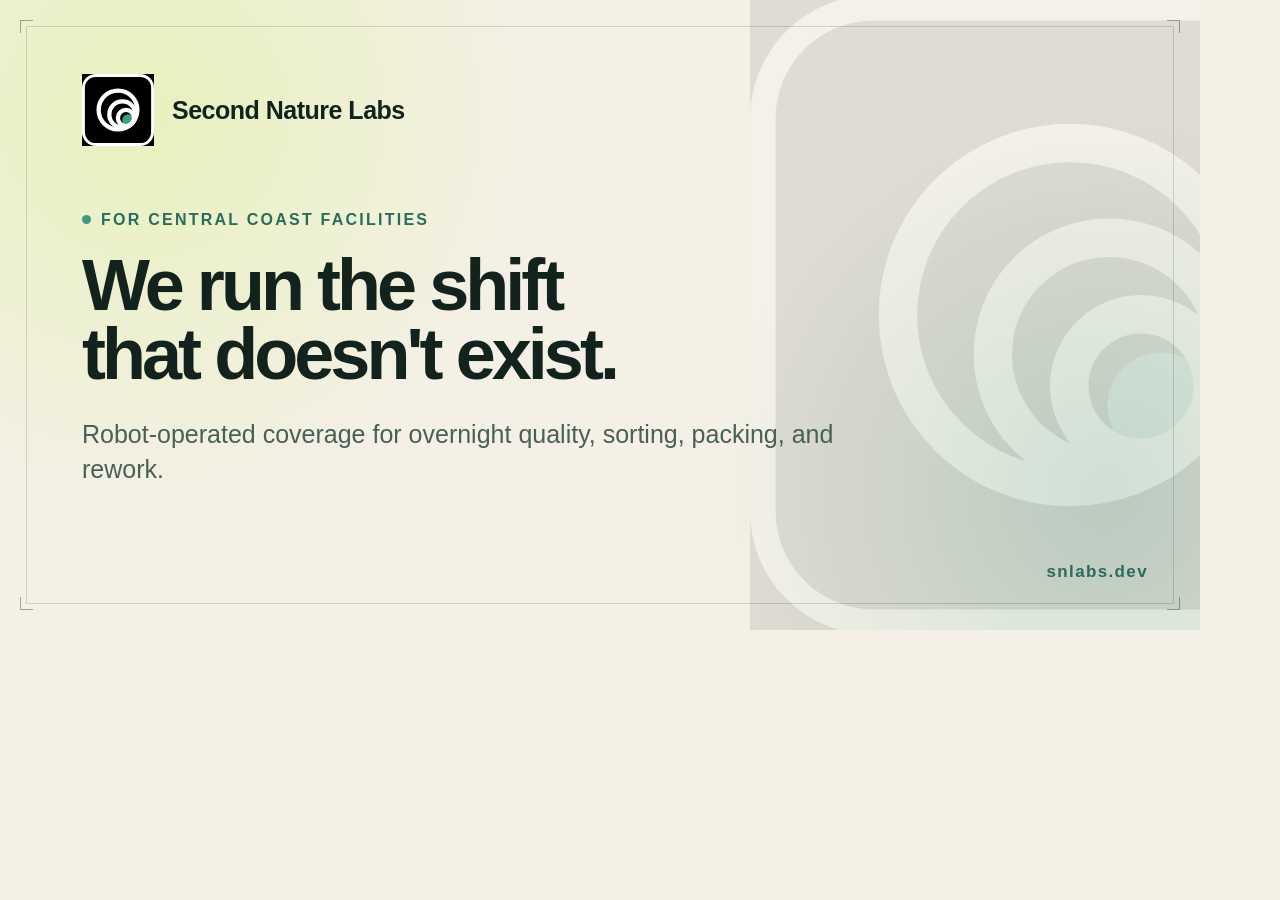
<file: og-card.html>
<!DOCTYPE html>
<html>
<head>
<meta charset="UTF-8">
<style>
  * { margin: 0; padding: 0; box-sizing: border-box; }
  html, body { width: 1200px; height: 630px; overflow: hidden; }
  body {
    background: #f4f0e6;
    font-family: -apple-system, BlinkMacSystemFont, "Segoe UI", "Helvetica Neue", Arial, sans-serif;
    position: relative;
    color: #12231d;
  }
  .glow {
    position: absolute; inset: 0;
    background:
      radial-gradient(circle at 12% 18%, rgba(211, 243, 121, 0.38), transparent 34%),
      radial-gradient(circle at 92% 78%, rgba(61, 155, 133, 0.22), transparent 32%);
  }
  .frame {
    position: absolute; inset: 26px;
    border: 1px solid rgba(18, 35, 29, 0.16);
  }
  .tick { position: absolute; width: 13px; height: 13px; border: 1px solid rgba(18,35,29,0.38); }
  .tick.tl { top: -7px; left: -7px; border-right: none; border-bottom: none; }
  .tick.tr { top: -7px; right: -7px; border-left: none; border-bottom: none; }
  .tick.bl { bottom: -7px; left: -7px; border-right: none; border-top: none; }
  .tick.br { bottom: -7px; right: -7px; border-left: none; border-top: none; }
  .content {
    position: absolute; left: 82px; top: 74px;
    max-width: 880px;
  }
  .brand { display: flex; align-items: center; gap: 18px; margin-bottom: 64px; }
  .mark { display: block; object-fit: contain; }
  .brand-name { font-size: 25px; font-weight: 700; letter-spacing: -0.02em; }
  .eyebrow {
    display: inline-flex; align-items: center; gap: 10px; margin-bottom: 22px;
    color: #296c5d; font-size: 16px; font-weight: 800; letter-spacing: 0.14em;
    text-transform: uppercase;
  }
  .eyebrow::before { content: ""; width: 9px; height: 9px; border-radius: 50%; background: #3d9b85; }
  h1 {
    font-size: 72px; font-weight: 760; letter-spacing: -0.055em; line-height: 0.96;
    margin-bottom: 28px; max-width: 760px;
  }
  p {
    font-size: 25px; font-weight: 500; color: #486057; line-height: 1.4;
    max-width: 760px;
  }
  .bin {
    position: absolute; right: 52px; bottom: 48px;
    font-size: 17px; font-weight: 700; letter-spacing: 0.08em; color: #296c5d;
  }
  .ringart {
    position: absolute; right: -190px; top: 50%; transform: translateY(-50%);
    opacity: 0.08; object-fit: contain;
  }
</style>
</head>
<body>
  <div class="glow"></div>
  <img class="ringart" src="logo-300.svg" alt="" width="640" height="640">
  <div class="frame">
    <div class="tick tl"></div><div class="tick tr"></div>
    <div class="tick bl"></div><div class="tick br"></div>
  </div>
  <div class="content">
    <div class="brand">
      <img class="mark" src="logo-300.svg" alt="" width="72" height="72">
      <div class="brand-name">Second Nature Labs</div>
    </div>
    <div class="eyebrow">For Central Coast facilities</div>
    <h1>We run the shift<br>that doesn't exist.</h1>
    <p>Robot-operated coverage for overnight quality, sorting, packing, and rework.</p>
  </div>
  <div class="bin">snlabs.dev</div>
</body>
</html>
</file>
